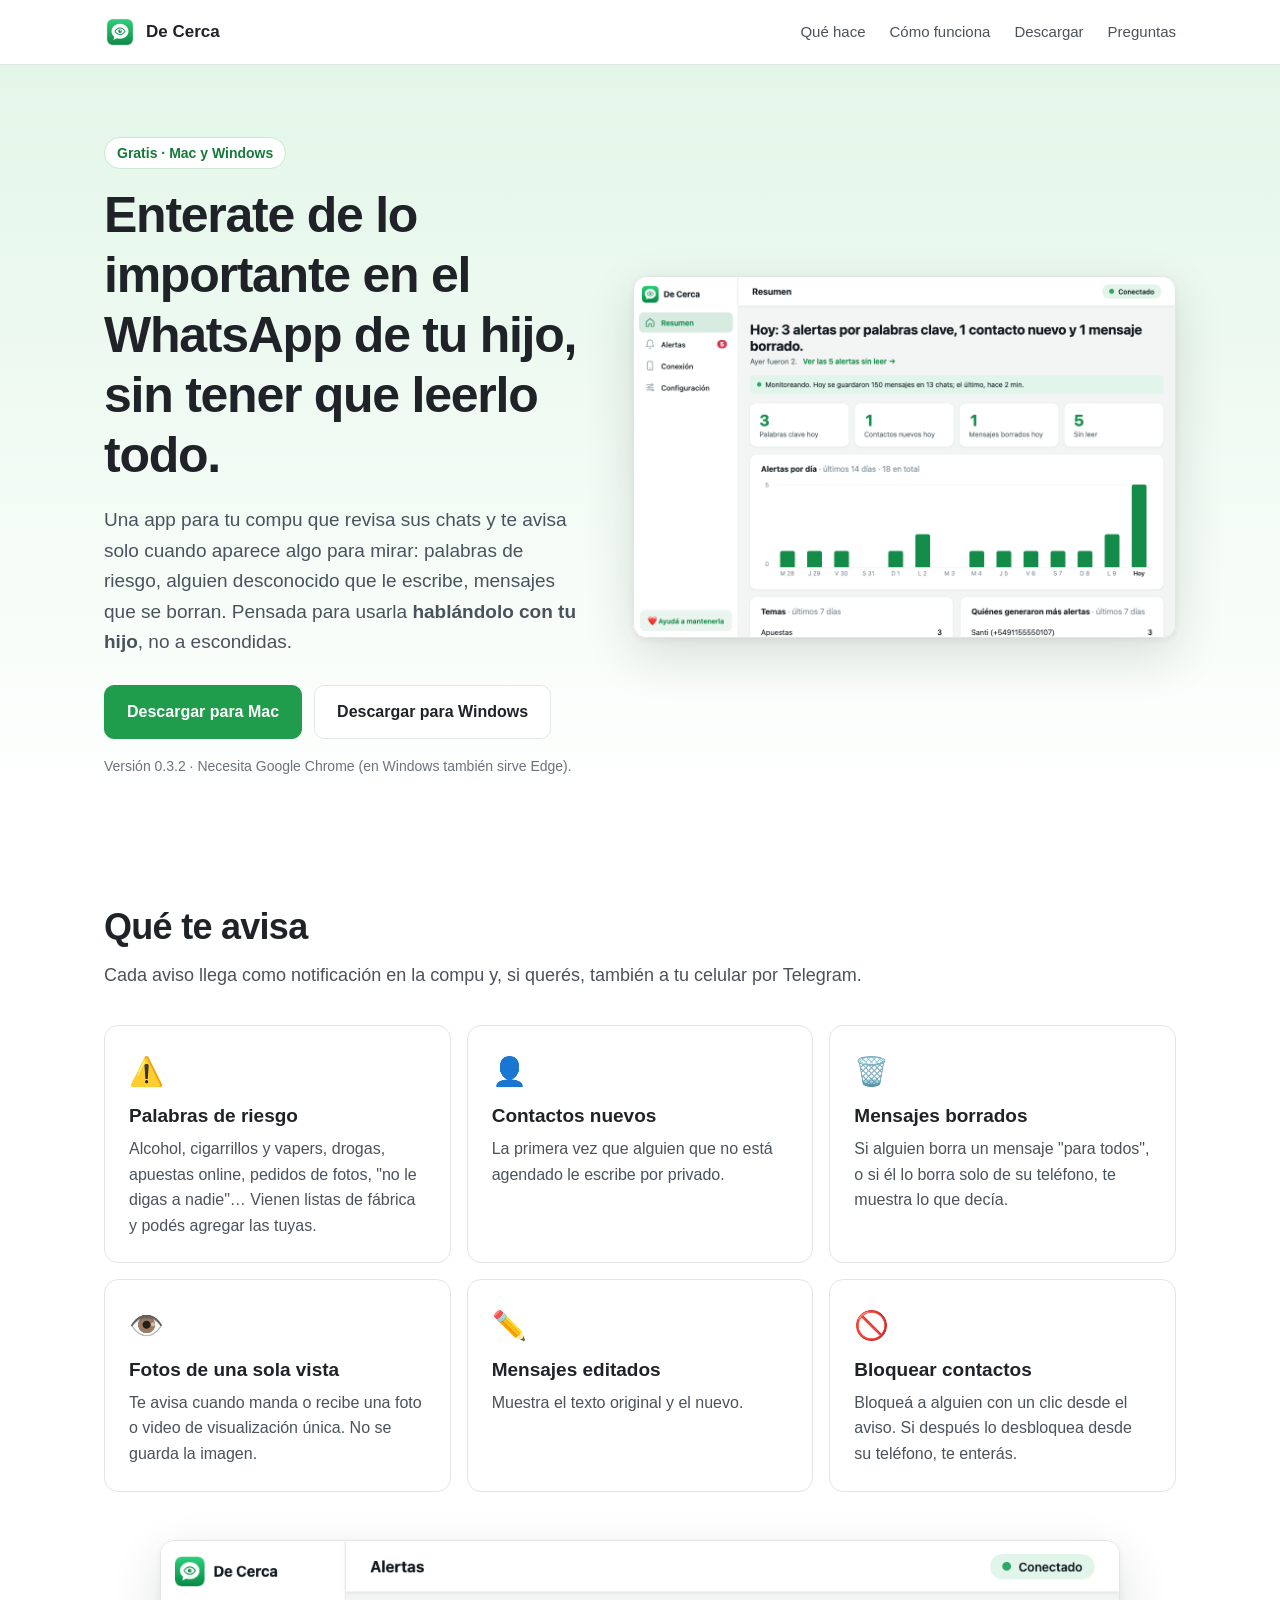
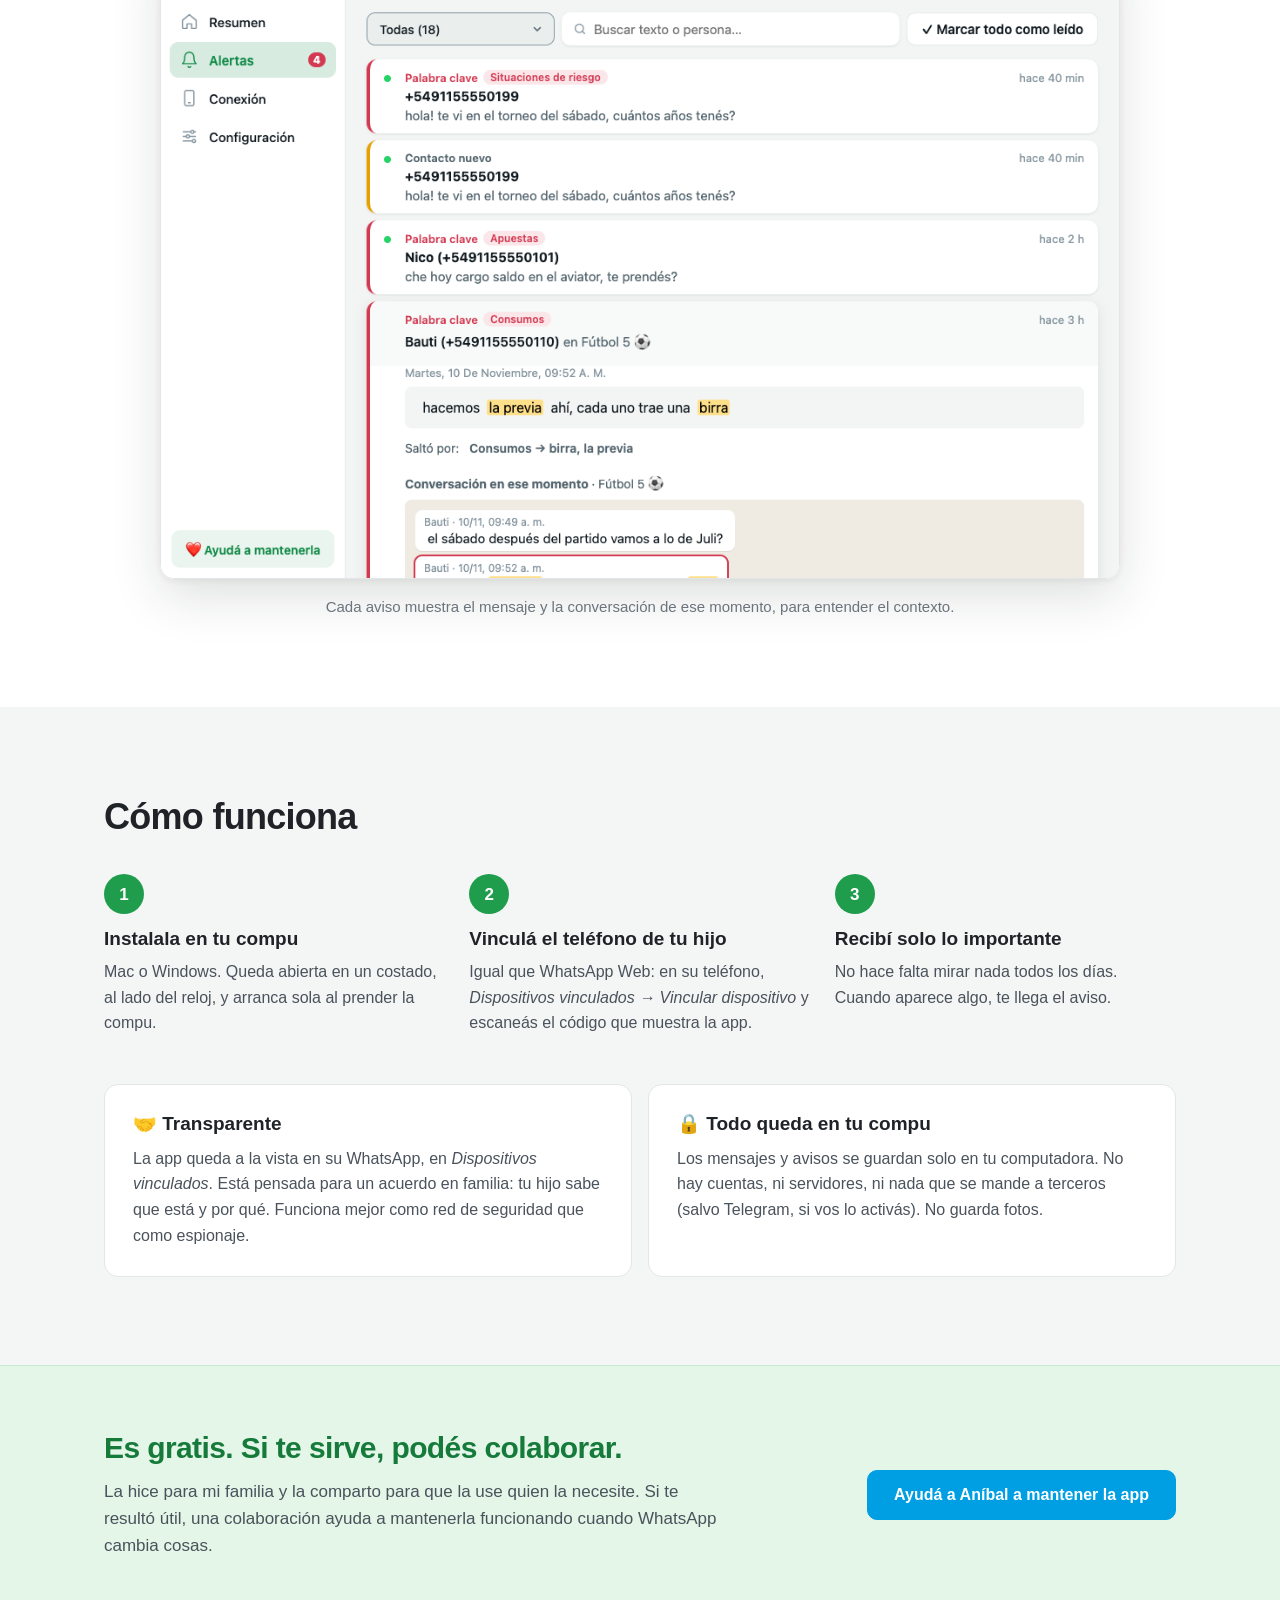
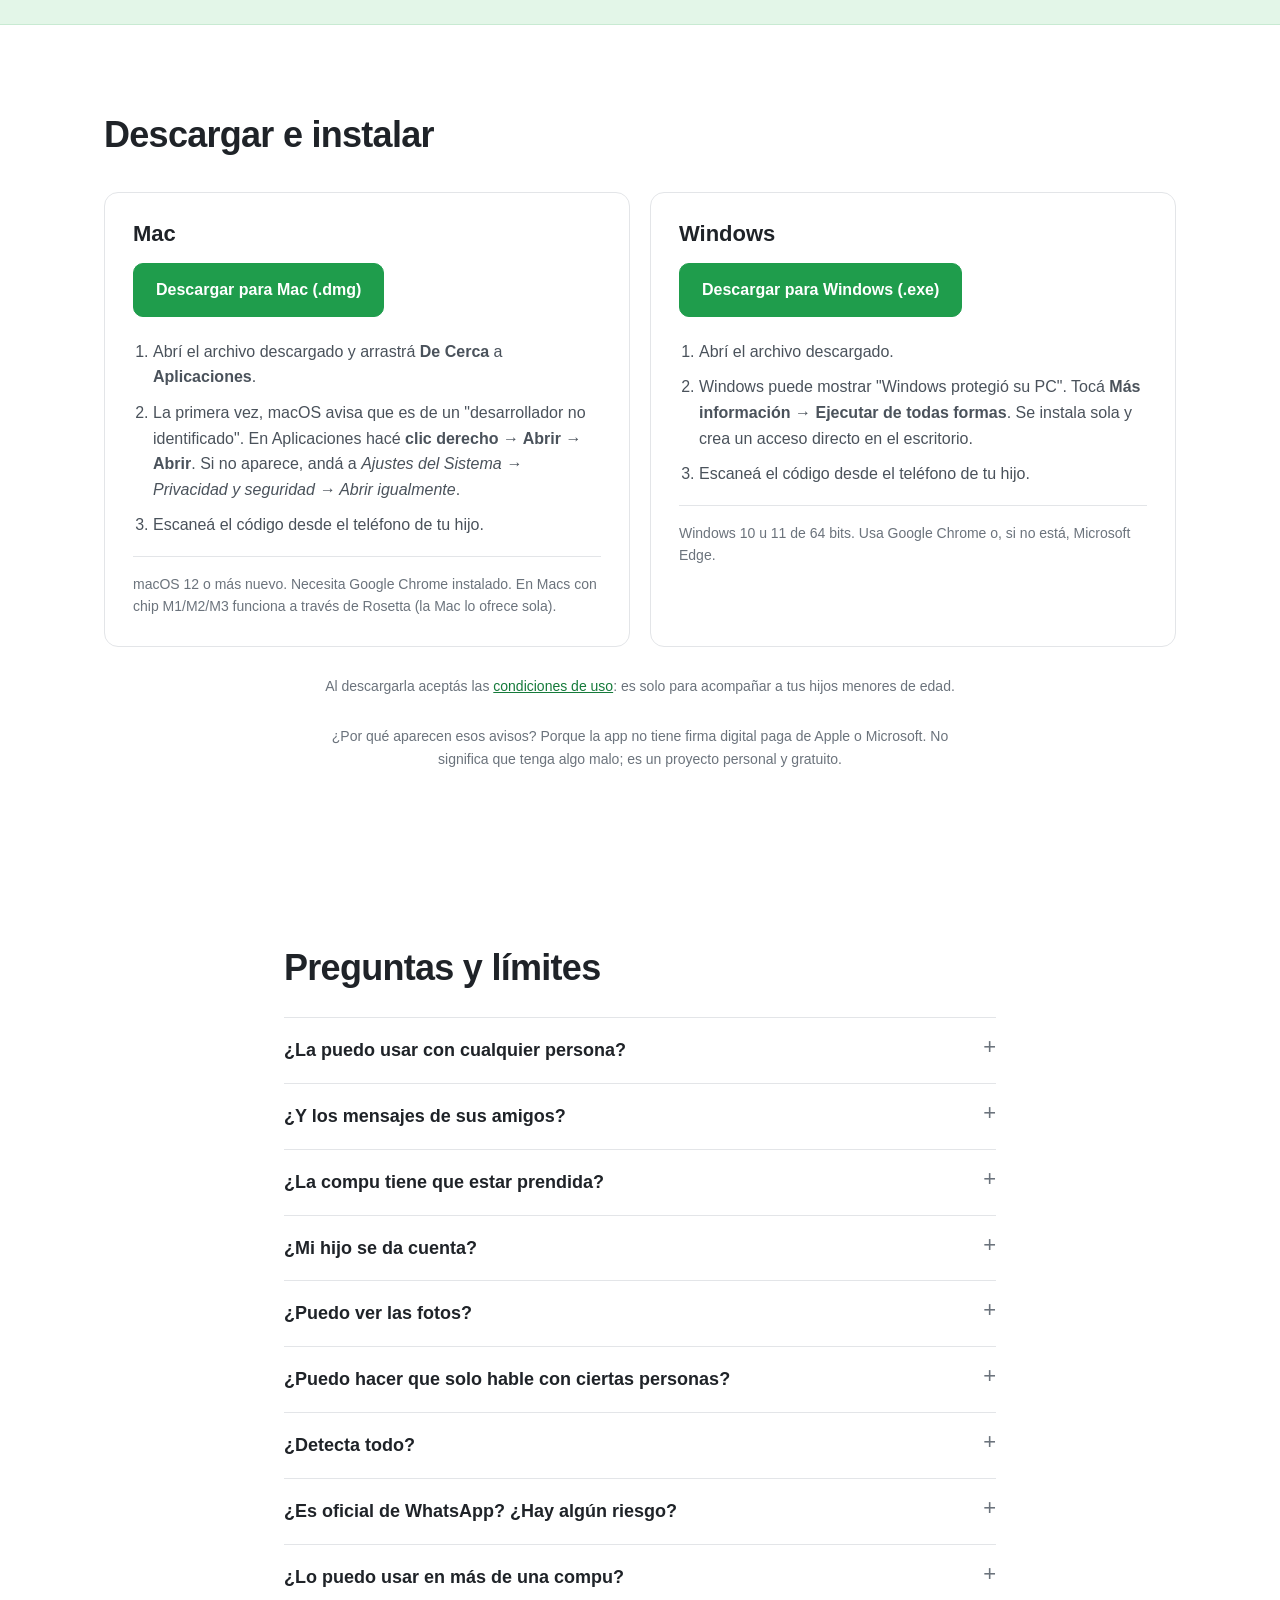
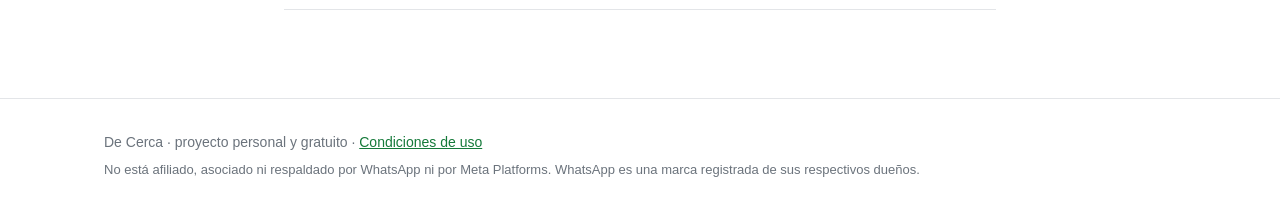
<file: index.html>
<!DOCTYPE html>
<html lang="es-AR">
<head>
  <meta charset="utf-8" />
  <meta name="viewport" content="width=device-width, initial-scale=1" />
  <title>De Cerca — enterate de lo importante en el WhatsApp de tu hijo</title>
  <meta name="description" content="App gratuita para Mac y Windows que revisa el WhatsApp de tu hijo y te avisa solo cuando aparece algo para mirar: palabras de riesgo, contactos nuevos, mensajes borrados. Todo queda en tu compu." />
  <meta property="og:title" content="De Cerca" />
  <meta property="og:description" content="Te avisa solo cuando aparece algo para mirar en el WhatsApp de tu hijo. Gratis, para Mac y Windows." />
  <meta property="og:image" content="img/captura-resumen.png" />
  <link rel="icon" href="img/icono.png" />
  <link rel="stylesheet" href="estilos.css" />
</head>
<body>
  <header class="barra">
    <div class="contenedor barra-interior">
      <a class="marca" href="#">
        <img src="img/icono.png" alt="" width="32" height="32" />
        De Cerca
      </a>
      <nav>
        <a href="#que-hace">Qué hace</a>
        <a href="#como-funciona">Cómo funciona</a>
        <a href="#descargar">Descargar</a>
        <a href="#preguntas">Preguntas</a>
      </nav>
    </div>
  </header>

  <main>
    <!-- ===== Portada ===== -->
    <section class="portada">
      <div class="contenedor portada-interior">
        <div class="portada-texto">
          <p class="etiqueta">Gratis · Mac y Windows</p>
          <h1>Enterate de lo importante en el WhatsApp de tu hijo, sin tener que leerlo todo.</h1>
          <p class="bajada">
            Una app para tu compu que revisa sus chats y te avisa solo cuando aparece algo para mirar:
            palabras de riesgo, alguien desconocido que le escribe, mensajes que se borran.
            Pensada para usarla <strong>hablándolo con tu hijo</strong>, no a escondidas.
          </p>
          <div class="botones-descarga" data-descargas>
            <a class="boton primario" data-so="mac" href="https://github.com/aniballujan/de-cerca/releases/latest/download/De-Cerca-Mac.dmg">
              Descargar para Mac
            </a>
            <a class="boton" data-so="windows" href="https://github.com/aniballujan/de-cerca/releases/latest/download/De-Cerca-Windows.exe">
              Descargar para Windows
            </a>
          </div>
          <p class="aviso-celu" hidden>
            📱 Estás en un celular: la app se instala en una <strong>computadora</strong> (Mac o Windows).
            Abrí esta página desde la compu para descargarla.
          </p>
          <p class="nota">Versión 0.3.2 · Necesita Google Chrome (en Windows también sirve Edge).</p>
        </div>
        <figure class="captura portada-captura">
          <img src="img/captura-resumen.png" alt="Pantalla de resumen de la app: alertas de hoy, actividad y gráfico de las últimas dos semanas" width="1100" height="732" />
        </figure>
      </div>
    </section>

    <!-- ===== Qué hace ===== -->
    <section id="que-hace" class="seccion">
      <div class="contenedor">
        <h2>Qué te avisa</h2>
        <p class="intro">Cada aviso llega como notificación en la compu y, si querés, también a tu celular por Telegram.</p>
        <ul class="tarjetas">
          <li>
            <span class="emoji" aria-hidden="true">⚠️</span>
            <h3>Palabras de riesgo</h3>
            <p>Alcohol, cigarrillos y vapers, drogas, apuestas online, pedidos de fotos, "no le digas a nadie"… Vienen listas de fábrica y podés agregar las tuyas.</p>
          </li>
          <li>
            <span class="emoji" aria-hidden="true">👤</span>
            <h3>Contactos nuevos</h3>
            <p>La primera vez que alguien que no está agendado le escribe por privado.</p>
          </li>
          <li>
            <span class="emoji" aria-hidden="true">🗑️</span>
            <h3>Mensajes borrados</h3>
            <p>Si alguien borra un mensaje "para todos", o si él lo borra solo de su teléfono, te muestra lo que decía.</p>
          </li>
          <li>
            <span class="emoji" aria-hidden="true">👁️</span>
            <h3>Fotos de una sola vista</h3>
            <p>Te avisa cuando manda o recibe una foto o video de visualización única. No se guarda la imagen.</p>
          </li>
          <li>
            <span class="emoji" aria-hidden="true">✏️</span>
            <h3>Mensajes editados</h3>
            <p>Muestra el texto original y el nuevo.</p>
          </li>
          <li>
            <span class="emoji" aria-hidden="true">🚫</span>
            <h3>Bloquear contactos</h3>
            <p>Bloqueá a alguien con un clic desde el aviso. Si después lo desbloquea desde su teléfono, te enterás.</p>
          </li>
        </ul>

        <figure class="captura captura-ancha">
          <img src="img/captura-alertas.png" alt="Bandeja de alertas con una alerta abierta que muestra el mensaje y la conversación alrededor" width="1100" height="732" loading="lazy" />
          <figcaption>Cada aviso muestra el mensaje y la conversación de ese momento, para entender el contexto.</figcaption>
        </figure>
      </div>
    </section>

    <!-- ===== Cómo funciona ===== -->
    <section id="como-funciona" class="seccion alterna">
      <div class="contenedor">
        <h2>Cómo funciona</h2>
        <ol class="pasos">
          <li>
            <h3>Instalala en tu compu</h3>
            <p>Mac o Windows. Queda abierta en un costado, al lado del reloj, y arranca sola al prender la compu.</p>
          </li>
          <li>
            <h3>Vinculá el teléfono de tu hijo</h3>
            <p>Igual que WhatsApp Web: en su teléfono, <em>Dispositivos vinculados → Vincular dispositivo</em> y escaneás el código que muestra la app.</p>
          </li>
          <li>
            <h3>Recibí solo lo importante</h3>
            <p>No hace falta mirar nada todos los días. Cuando aparece algo, te llega el aviso.</p>
          </li>
        </ol>

        <div class="destacados">
          <div class="destacado">
            <h3>🤝 Transparente</h3>
            <p>
              La app queda a la vista en su WhatsApp, en <em>Dispositivos vinculados</em>. Está pensada para un acuerdo
              en familia: tu hijo sabe que está y por qué. Funciona mejor como red de seguridad que como espionaje.
            </p>
          </div>
          <div class="destacado">
            <h3>🔒 Todo queda en tu compu</h3>
            <p>
              Los mensajes y avisos se guardan solo en tu computadora. No hay cuentas, ni servidores, ni nada que se
              mande a terceros (salvo Telegram, si vos lo activás). No guarda fotos.
            </p>
          </div>
        </div>
      </div>
    </section>

    <!-- ===== Donar ===== -->
    <section id="donar" class="seccion donar">
      <div class="contenedor donar-interior">
        <div>
          <h2>Es gratis. Si te sirve, podés colaborar.</h2>
          <p>
            La hice para mi familia y la comparto para que la use quien la necesite. Si te resultó útil,
            una colaboración ayuda a mantenerla funcionando cuando WhatsApp cambia cosas.
          </p>
        </div>
        <div class="donar-botones">
          <button type="button" class="boton mp" data-abrir-historia>Ayudá a Aníbal a mantener la app</button>
        </div>
      </div>
    </section>

    <dialog id="historia" class="historia" aria-labelledby="historia-titulo">
      <button type="button" class="cerrar" data-cerrar-historia aria-label="Cerrar">×</button>
      <p class="gracias" data-gracias hidden>⬇️ ¡Gracias por descargarla! La descarga sigue en tu navegador.</p>
      <div class="fotos"><img src="img/familia.jpg" alt="Aníbal con su familia" width="900" height="1200" loading="lazy"></div>
      <h2 id="historia-titulo">Hola, soy Aníbal</h2>
      <p>Soy desarrollador y papá de cuatro.</p>
      <p>
        Cuando nuestro hijo más grande cumplió 13 años, le dimos su primer celular: sin redes sociales, pero con
        WhatsApp. Conocíamos los peligros, o eso creíamos. Lo que no imaginábamos era lo difícil que iba a ser
        acompañarlo en un mundo donde todos están conectados todo el tiempo.
      </p>
      <p>
        Pusimos una regla clara: él iba a tener su celular, y nosotros íbamos a tener acceso total a sus
        conversaciones. Enseguida nos dimos cuenta de que era imposible leerlo todo, y de que si borraba algo,
        nunca nos íbamos a enterar.
      </p>
      <p>
        Así que hice lo que sé hacer: automatizar. Armé esta aplicación para que revise por mí todo lo que
        me preocupaba, sin tener que leer miles de mensajes ni invadir innecesariamente su vida social.
      </p>
      <p>
        En casa nos resultó efectiva y práctica. Nos ayudó a detectar de inmediato esas conversaciones que
        sugieren un peligro para ellos, para poder charlarlo y mirar más de cerca.
      </p>
      <p class="lema">
        La idea es proteger sin perseguir, acompañar sin invadir, estar presentes sin espiar.
      </p>
      <p>
        Queremos ayudar a muchísimas familias que estén pasando por lo mismo. Por eso esta app es gratuita:
        usala, compartila… y si te sirve, ¡ayudanos a mantenerla activa y actualizada!
      </p>
      <p class="firma">Aníbal Lujan</p>

      <div class="aporte">
        <h3>¿Me ayudás a mantenerla?</h3>
        <p>Tocá un monto y seguí en Mercado Pago, con el importe ya cargado.</p>
        <div class="montos">
          <a class="boton" href="https://mpago.la/2T8RrxN" target="_blank" rel="noopener">$2.000</a>
          <a class="boton" href="https://mpago.la/1ksMjAP" target="_blank" rel="noopener">$5.000</a>
          <a class="boton" href="https://mpago.la/1oxRG8v" target="_blank" rel="noopener">$10.000</a>
          <a class="boton" href="https://link.mercadopago.com.ar/monitorw" target="_blank" rel="noopener">Otro monto</a>
        </div>
        <p class="nota">En “Otro monto” escribís el importe que quieras en Mercado Pago.</p>
      </div>
    </dialog>

    <!-- ===== Descargar ===== -->
    <section id="descargar" class="seccion">
      <div class="contenedor">
        <h2>Descargar e instalar</h2>
        <div class="instalar">
          <article class="so" data-so-tarjeta="mac">
            <h3>Mac</h3>
            <a class="boton primario" href="https://github.com/aniballujan/de-cerca/releases/latest/download/De-Cerca-Mac.dmg">Descargar para Mac (.dmg)</a>
            <ol>
              <li>Abrí el archivo descargado y arrastrá <strong>De Cerca</strong> a <strong>Aplicaciones</strong>.</li>
              <li>
                La primera vez, macOS avisa que es de un "desarrollador no identificado". En Aplicaciones hacé
                <strong>clic derecho → Abrir → Abrir</strong>. Si no aparece, andá a
                <em>Ajustes del Sistema → Privacidad y seguridad → Abrir igualmente</em>.
              </li>
              <li>Escaneá el código desde el teléfono de tu hijo.</li>
            </ol>
            <p class="requisitos">macOS 12 o más nuevo. Necesita Google Chrome instalado. En Macs con chip M1/M2/M3 funciona a través de Rosetta (la Mac lo ofrece sola).</p>
          </article>
          <article class="so" data-so-tarjeta="windows">
            <h3>Windows</h3>
            <a class="boton primario" href="https://github.com/aniballujan/de-cerca/releases/latest/download/De-Cerca-Windows.exe">Descargar para Windows (.exe)</a>
            <ol>
              <li>Abrí el archivo descargado.</li>
              <li>
                Windows puede mostrar "Windows protegió su PC". Tocá <strong>Más información → Ejecutar de todas formas</strong>.
                Se instala sola y crea un acceso directo en el escritorio.
              </li>
              <li>Escaneá el código desde el teléfono de tu hijo.</li>
            </ol>
            <p class="requisitos">Windows 10 u 11 de 64 bits. Usa Google Chrome o, si no está, Microsoft Edge.</p>
          </article>
        </div>
        <p class="nota centrada">
          Al descargarla aceptás las <a href="condiciones.html">condiciones de uso</a>: es solo para acompañar a tus hijos menores de edad.
        </p>
        <p class="nota centrada">
          ¿Por qué aparecen esos avisos? Porque la app no tiene firma digital paga de Apple o Microsoft.
          No significa que tenga algo malo; es un proyecto personal y gratuito.
        </p>
      </div>
    </section>

    <!-- ===== Preguntas ===== -->
    <section id="preguntas" class="seccion">
      <div class="contenedor angosto">
        <h2>Preguntas y límites</h2>
        <details>
          <summary>¿La puedo usar con cualquier persona?</summary>
          <p>No. Es solo para madres, padres o tutores que acompañan a sus <strong>hijos menores de edad</strong>. Usarla para leer las conversaciones de un adulto (una pareja, por ejemplo) no está permitido y puede ser un delito. Más detalles en las <a href="condiciones.html">condiciones de uso</a>.</p>
        </details>
        <details>
          <summary>¿Y los mensajes de sus amigos?</summary>
          <p>La app registra las conversaciones de tu hijo, así que también ve lo que le escriben otros chicos. Esa información queda solo en tu compu y nadie más la ve. Te pedimos usarla únicamente para cuidar a tu hijo: no compartirla ni exponer a otros chicos. Si algo te preocupa de otro chico, lo mejor es hablarlo con su familia o con la escuela.</p>
        </details>
        <details>
          <summary>¿La compu tiene que estar prendida?</summary>
          <p>Sí. La app captura los mensajes mientras está abierta. Si la compu está apagada cuando llega un mensaje y él lo borra enseguida, no queda registrado. Mientras corre, evita que la compu se duerma (la pantalla sí se apaga).</p>
        </details>
        <details>
          <summary>¿Mi hijo se da cuenta?</summary>
          <p>Sí, si mira: la compu aparece en <em>Dispositivos vinculados</em> de su WhatsApp. Por eso la recomendación es contárselo. Puede desvincularla desde su teléfono; en ese caso la app te avisa que se desconectó.</p>
        </details>
        <details>
          <summary>¿Puedo ver las fotos?</summary>
          <p>No. La app guarda texto, no imágenes: guardar fotos de menores en una compu es un riesgo que preferimos no correr. De las fotos y videos queda registrado que existieron, con quién y cuándo.</p>
        </details>
        <details>
          <summary>¿Puedo hacer que solo hable con ciertas personas?</summary>
          <p>No. WhatsApp no tiene esa función. Lo que sí podés hacer es bloquear contactos puntuales desde la app y, en su teléfono, configurar <em>Ajustes → Privacidad → Grupos → Mis contactos</em> para que no lo agreguen a grupos desconocidos.</p>
        </details>
        <details>
          <summary>¿Detecta todo?</summary>
          <p>No. El filtro de palabras tiene falsos positivos y se le escapan cosas (códigos, emojis, audios, fotos). Es una red de seguridad, no una garantía, y no reemplaza la charla.</p>
        </details>
        <details>
          <summary>¿Es oficial de WhatsApp? ¿Hay algún riesgo?</summary>
          <p>No es un producto de WhatsApp ni de Meta. Funciona a través de WhatsApp Web, lo que va en contra de sus términos de uso. En uso personal el riesgo de que suspendan la cuenta es bajo, pero existe. Si WhatsApp cambia algo, la app puede dejar de andar hasta que se actualice.</p>
        </details>
        <details>
          <summary>¿Lo puedo usar en más de una compu?</summary>
          <p>Sí. WhatsApp permite hasta 4 dispositivos vinculados. Cada compu tiene sus propios avisos y su configuración.</p>
        </details>
      </div>
    </section>

    <!-- Contador de descargas: se completa con los números de GitHub (donde ya está alojada la página). -->
    <section class="sumate" data-contador hidden>
      <div class="contenedor">
        <p>Sumate a las <strong data-cantidad></strong> familias que ya descargaron De Cerca</p>
        <a class="boton primario" href="#descargar">Descargar gratis</a>
      </div>
    </section>
  </main>

  <footer class="pie">
    <div class="contenedor">
      <p>De Cerca · proyecto personal y gratuito · <a href="condiciones.html">Condiciones de uso</a></p>
      <p class="legal">No está afiliado, asociado ni respaldado por WhatsApp ni por Meta Platforms. WhatsApp es una marca registrada de sus respectivos dueños.</p>
    </div>
  </footer>

  <script>
    // Contador de descargas: suma los instaladores (.dmg y .exe) de todas las versiones.
    // No cuenta las consultas de actualización (latest.yml, .blockmap). Si falla o hay menos de MINIMO, no se muestra.
    (function () {
      var MINIMO = 50; // con menos descargas la franja no se muestra
      // Suma el repositorio actual y el anterior (antes la página se llamaba monitor-whatsapp-descargas).
      var repos = ["de-cerca", "monitor-whatsapp-descargas"];
      Promise.all(repos.map(function (repo) {
        return fetch("https://api.github.com/repos/aniballujan/" + repo + "/releases?per_page=100")
          .then(function (r) { return r.ok ? r.json() : []; })
          .catch(function () { return []; });
      }))
        .then(function (listas) {
          var total = 0;
          [].concat.apply([], listas).forEach(function (v) {
            v.assets.forEach(function (a) {
              if (/\.(dmg|exe)$/.test(a.name)) total += a.download_count;
            });
          });
          if (total < MINIMO) return;
          document.querySelector("[data-cantidad]").textContent = total.toLocaleString("es-AR");
          document.querySelector("[data-contador]").hidden = false;
        })
        .catch(function () {});
    })();

    // Ventana "Quién la hizo y por qué".
    (function () {
      var dialogo = document.getElementById("historia");
      var gracias = dialogo.querySelector("[data-gracias]");
      document.querySelector("[data-abrir-historia]").addEventListener("click", function () {
        gracias.hidden = true;
        dialogo.showModal();
      });

      // Al apretar "Descargar", la descarga arranca y a los 2 segundos se abre la ventana (una vez por visita).
      // La página no puede saber cuándo termina la descarga: eso lo maneja el navegador.
      var yaMostrada = false;
      document.querySelectorAll('a[href*="/releases/latest/download/"]').forEach(function (a) {
        a.addEventListener("click", function () {
          if (yaMostrada) return;
          yaMostrada = true;
          setTimeout(function () {
            if (dialogo.open) return;
            gracias.hidden = false;
            dialogo.scrollTop = 0;
            dialogo.showModal();
          }, 2000);
        });
      });
      dialogo.querySelector("[data-cerrar-historia]").addEventListener("click", function () { dialogo.close(); });
      // Clic fuera del recuadro: cierra.
      dialogo.addEventListener("click", function (e) { if (e.target === dialogo) dialogo.close(); });
    })();

    // Destaca la descarga del sistema del visitante y avisa si entra desde un celular.
    (function () {
      var ua = navigator.userAgent;
      var celu = /Android|iPhone|iPad|iPod|Mobile/i.test(ua);
      var so = /Windows/i.test(ua) ? "windows" : /Mac/i.test(ua) && !celu ? "mac" : null;
      if (celu) document.querySelector(".aviso-celu").hidden = false;
      if (!so) return;
      var botones = document.querySelector("[data-descargas]");
      botones.querySelectorAll("[data-so]").forEach(function (b) {
        var propio = b.getAttribute("data-so") === so;
        b.classList.toggle("primario", propio);
        if (propio) botones.prepend(b);
      });
      var tarjetas = document.querySelector(".instalar");
      var propia = tarjetas.querySelector('[data-so-tarjeta="' + so + '"]');
      if (propia) tarjetas.prepend(propia);
    })();
  </script>
</body>
</html>
</file>
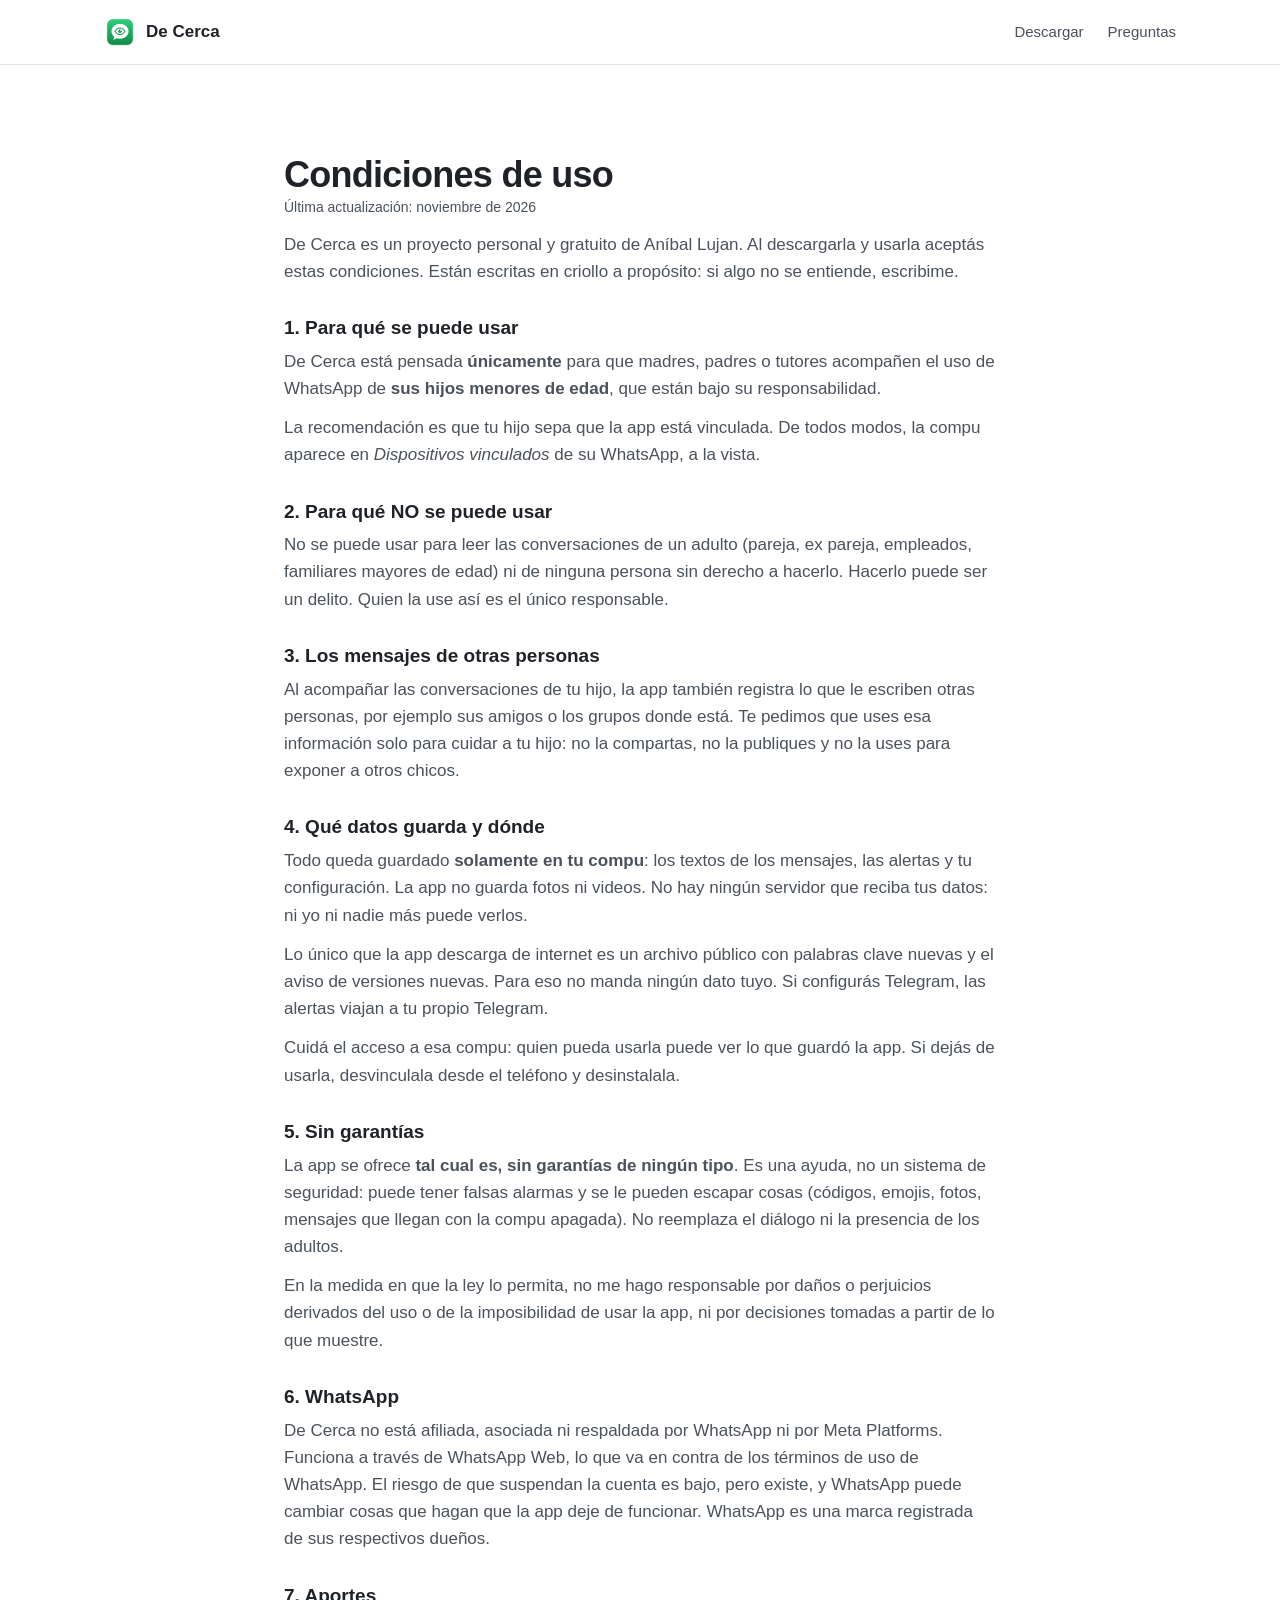
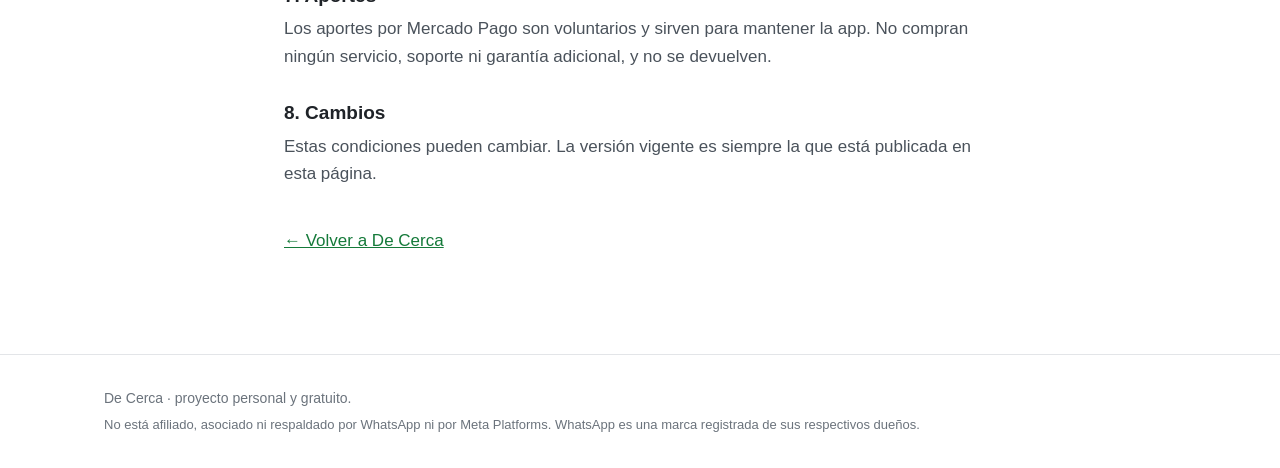
<file: condiciones.html>
<!DOCTYPE html>
<html lang="es-AR">
<head>
  <meta charset="utf-8" />
  <meta name="viewport" content="width=device-width, initial-scale=1" />
  <title>Condiciones de uso — De Cerca</title>
  <meta name="description" content="Condiciones de uso de De Cerca: para qué se puede usar, qué datos guarda y qué no garantiza." />
  <link rel="icon" href="img/icono.png" />
  <link rel="stylesheet" href="estilos.css" />
</head>
<body>
  <header class="barra">
    <div class="contenedor barra-interior">
      <a class="marca" href="./">
        <img src="img/icono.png" alt="" width="32" height="32" />
        De Cerca
      </a>
      <nav>
        <a href="./#descargar">Descargar</a>
        <a href="./#preguntas">Preguntas</a>
      </nav>
    </div>
  </header>

  <main>
    <section class="seccion condiciones">
      <div class="contenedor angosto">
        <h2>Condiciones de uso</h2>
        <p class="nota">Última actualización: noviembre de 2026</p>

        <p>
          De Cerca es un proyecto personal y gratuito de Aníbal Lujan. Al descargarla y usarla aceptás estas
          condiciones. Están escritas en criollo a propósito: si algo no se entiende, escribime.
        </p>

        <h3>1. Para qué se puede usar</h3>
        <p>
          De Cerca está pensada <strong>únicamente</strong> para que madres, padres o tutores acompañen el uso de
          WhatsApp de <strong>sus hijos menores de edad</strong>, que están bajo su responsabilidad.
        </p>
        <p>
          La recomendación es que tu hijo sepa que la app está vinculada. De todos modos, la compu aparece en
          <em>Dispositivos vinculados</em> de su WhatsApp, a la vista.
        </p>

        <h3>2. Para qué NO se puede usar</h3>
        <p>
          No se puede usar para leer las conversaciones de un adulto (pareja, ex pareja, empleados, familiares
          mayores de edad) ni de ninguna persona sin derecho a hacerlo. Hacerlo puede ser un delito. Quien la use
          así es el único responsable.
        </p>

        <h3>3. Los mensajes de otras personas</h3>
        <p>
          Al acompañar las conversaciones de tu hijo, la app también registra lo que le escriben otras personas,
          por ejemplo sus amigos o los grupos donde está. Te pedimos que uses esa información solo para cuidar a
          tu hijo: no la compartas, no la publiques y no la uses para exponer a otros chicos.
        </p>

        <h3>4. Qué datos guarda y dónde</h3>
        <p>
          Todo queda guardado <strong>solamente en tu compu</strong>: los textos de los mensajes, las alertas y tu
          configuración. La app no guarda fotos ni videos. No hay ningún servidor que reciba tus datos: ni yo ni
          nadie más puede verlos.
        </p>
        <p>
          Lo único que la app descarga de internet es un archivo público con palabras clave nuevas y el aviso de
          versiones nuevas. Para eso no manda ningún dato tuyo. Si configurás Telegram, las alertas viajan a tu
          propio Telegram.
        </p>
        <p>
          Cuidá el acceso a esa compu: quien pueda usarla puede ver lo que guardó la app. Si dejás de usarla,
          desvinculala desde el teléfono y desinstalala.
        </p>

        <h3>5. Sin garantías</h3>
        <p>
          La app se ofrece <strong>tal cual es, sin garantías de ningún tipo</strong>. Es una ayuda, no un sistema
          de seguridad: puede tener falsas alarmas y se le pueden escapar cosas (códigos, emojis, fotos, mensajes
          que llegan con la compu apagada). No reemplaza el diálogo ni la presencia de los adultos.
        </p>
        <p>
          En la medida en que la ley lo permita, no me hago responsable por daños o perjuicios derivados del uso
          o de la imposibilidad de usar la app, ni por decisiones tomadas a partir de lo que muestre.
        </p>

        <h3>6. WhatsApp</h3>
        <p>
          De Cerca no está afiliada, asociada ni respaldada por WhatsApp ni por Meta Platforms. Funciona a través
          de WhatsApp Web, lo que va en contra de los términos de uso de WhatsApp. El riesgo de que suspendan la
          cuenta es bajo, pero existe, y WhatsApp puede cambiar cosas que hagan que la app deje de funcionar.
          WhatsApp es una marca registrada de sus respectivos dueños.
        </p>

        <h3>7. Aportes</h3>
        <p>
          Los aportes por Mercado Pago son voluntarios y sirven para mantener la app. No compran ningún servicio,
          soporte ni garantía adicional, y no se devuelven.
        </p>

        <h3>8. Cambios</h3>
        <p>
          Estas condiciones pueden cambiar. La versión vigente es siempre la que está publicada en esta página.
        </p>

        <p class="volver"><a href="./">← Volver a De Cerca</a></p>
      </div>
    </section>
  </main>

  <footer class="pie">
    <div class="contenedor">
      <p>De Cerca · proyecto personal y gratuito.</p>
      <p class="legal">No está afiliado, asociado ni respaldado por WhatsApp ni por Meta Platforms. WhatsApp es una marca registrada de sus respectivos dueños.</p>
    </div>
  </footer>
</body>
</html>
</file>
<file: estilos.css>
:root {
  --fondo: #ffffff;
  --fondo-2: #f4f6f5;
  --texto: #1f2328;
  --texto-2: #4a525b;
  --texto-3: #6b737c;
  --borde: #e3e5e8;
  --verde: #1f9d4c;
  --verde-oscuro: #157a3a;
  --verde-suave: #e3f6e8;
  --mp: #009ee3;
  --radio: 14px;
  --sombra: 0 18px 50px rgba(20, 40, 30, 0.14), 0 2px 6px rgba(20, 40, 30, 0.06);
}

* { box-sizing: border-box; }
html { scroll-behavior: smooth; }
body {
  margin: 0;
  font: 17px/1.6 -apple-system, BlinkMacSystemFont, "Segoe UI", Roboto, "Helvetica Neue", Arial, sans-serif;
  color: var(--texto);
  background: var(--fondo);
  -webkit-font-smoothing: antialiased;
}
img { max-width: 100%; height: auto; display: block; }
a { color: var(--verde-oscuro); }
h1, h2, h3 { line-height: 1.2; margin: 0; }
h2 { font-size: clamp(26px, 3.4vw, 36px); letter-spacing: -0.02em; }
h3 { font-size: 19px; }

.contenedor { max-width: 1120px; margin: 0 auto; padding: 0 24px; }
.angosto { max-width: 760px; }

/* Barra superior */
.barra {
  position: sticky; top: 0; z-index: 10;
  background: rgba(255, 255, 255, 0.9); backdrop-filter: blur(10px);
  border-bottom: 1px solid var(--borde);
}
.barra-interior { display: flex; align-items: center; justify-content: space-between; height: 64px; }
.marca { display: flex; align-items: center; gap: 10px; font-weight: 700; color: var(--texto); text-decoration: none; }
.marca img { border-radius: 8px; }
.barra nav { display: flex; gap: 24px; }
.barra nav a { color: var(--texto-2); text-decoration: none; font-size: 15px; font-weight: 500; }
.barra nav a:hover { color: var(--texto); }

/* Botones */
.boton {
  display: inline-flex; align-items: center; justify-content: center; gap: 8px;
  padding: 13px 22px; border-radius: 10px; font-weight: 600; font-size: 16px;
  text-decoration: none; color: var(--texto); background: #fff;
  border: 1px solid var(--borde); transition: transform 0.1s, box-shadow 0.15s, background 0.15s;
}
.boton:hover { box-shadow: 0 4px 14px rgba(0, 0, 0, 0.08); transform: translateY(-1px); }
.boton.primario { background: var(--verde); border-color: var(--verde); color: #fff; }
.boton.primario:hover { background: var(--verde-oscuro); }
.boton:focus-visible, summary:focus-visible { outline: 3px solid #1a73e8; outline-offset: 2px; }

/* Portada */
.portada { background: linear-gradient(180deg, var(--verde-suave) 0%, #fff 100%); padding: 72px 0 40px; overflow: hidden; }
.portada-interior { display: grid; grid-template-columns: 1fr 1.15fr; gap: 56px; align-items: center; }
.etiqueta {
  display: inline-block; margin: 0 0 16px; padding: 4px 12px; border-radius: 999px;
  background: #fff; color: var(--verde-oscuro); font-weight: 600; font-size: 14px; border: 1px solid #c8ead2;
}
h1 { font-size: clamp(32px, 4.4vw, 50px); letter-spacing: -0.025em; }
.bajada { font-size: 19px; color: var(--texto-2); margin: 20px 0 28px; }
.botones-descarga { display: flex; flex-wrap: wrap; gap: 12px; }
.aviso-celu { margin: 16px 0 0; padding: 12px 16px; border-radius: 10px; background: #fff4d6; font-size: 15px; }
.nota { color: var(--texto-3); font-size: 14px; margin: 16px 0 0; }
.centrada { text-align: center; max-width: 640px; margin: 28px auto 0; }

.captura img { border-radius: var(--radio); box-shadow: var(--sombra); border: 1px solid var(--borde); }
.portada-captura { margin: 0; }
.captura-ancha { margin: 48px auto 0; max-width: 960px; }
.captura figcaption { text-align: center; color: var(--texto-3); font-size: 15px; margin-top: 16px; }

/* Secciones */
.seccion { padding: 88px 0; }
.seccion.alterna { background: var(--fondo-2); }
.intro { color: var(--texto-2); margin: 12px 0 0; font-size: 18px; }

.tarjetas {
  list-style: none; padding: 0; margin: 36px 0 0;
  display: grid; grid-template-columns: repeat(3, 1fr); gap: 16px;
}
.tarjetas li { padding: 24px; border: 1px solid var(--borde); border-radius: var(--radio); background: #fff; }
.tarjetas .emoji { font-size: 28px; display: block; margin-bottom: 10px; }
.tarjetas p { color: var(--texto-2); margin: 8px 0 0; font-size: 16px; }

.pasos {
  list-style: none; counter-reset: paso; padding: 0; margin: 36px 0 0;
  display: grid; grid-template-columns: repeat(3, 1fr); gap: 24px;
}
.pasos li { counter-increment: paso; }
.pasos li::before {
  content: counter(paso); display: grid; place-items: center;
  width: 40px; height: 40px; border-radius: 50%; margin-bottom: 14px;
  background: var(--verde); color: #fff; font-weight: 700;
}
.pasos p { color: var(--texto-2); margin: 8px 0 0; font-size: 16px; }

.destacados { display: grid; grid-template-columns: 1fr 1fr; gap: 16px; margin-top: 48px; }
.destacado { background: #fff; border-radius: var(--radio); padding: 28px; border: 1px solid var(--borde); }
.destacado p { color: var(--texto-2); margin: 10px 0 0; font-size: 16px; }

/* Instalar */
.instalar { display: grid; grid-template-columns: 1fr 1fr; gap: 20px; margin-top: 36px; }
.so { border: 1px solid var(--borde); border-radius: var(--radio); padding: 28px; }
.so h3 { font-size: 22px; margin-bottom: 16px; }
.so ol { padding-left: 20px; margin: 22px 0 0; color: var(--texto-2); font-size: 16px; }
.so li + li { margin-top: 10px; }
.requisitos { font-size: 14px; color: var(--texto-3); margin: 18px 0 0; padding-top: 16px; border-top: 1px solid var(--borde); }

/* Donar */
.donar { background: var(--verde-suave); padding: 64px 0; border-top: 1px solid #c8ead2; border-bottom: 1px solid #c8ead2; }
.donar-interior { display: flex; align-items: center; justify-content: space-between; gap: 40px; }
.donar h2 { font-size: clamp(24px, 3vw, 30px); }
.donar h2 { color: var(--verde-oscuro); }
.donar p { color: var(--texto-2); margin: 12px 0 0; max-width: 620px; }
.boton.mp { background: var(--mp); border-color: var(--mp); color: #fff; flex-shrink: 0; padding: 15px 26px; }
.boton.mp:hover { background: #0089c7; }

.donar-botones { display: flex; flex-direction: column; gap: 10px; flex-shrink: 0; }
.donar-botones .boton { cursor: pointer; font-family: inherit; }

/* Historia */
.historia {
  width: min(640px, calc(100% - 32px)); max-height: calc(100% - 48px);
  border: 0; border-radius: 18px; padding: 40px; box-shadow: var(--sombra); color: var(--texto);
}
.historia::backdrop { background: rgba(20, 30, 25, 0.55); backdrop-filter: blur(3px); }
.historia h2 { font-size: 28px; color: var(--verde-oscuro); margin-bottom: 8px; }
.historia p { color: var(--texto-2); margin: 14px 0 0; }
.historia .lema { color: var(--verde-oscuro); font-weight: 600; font-style: italic; border-left: 3px solid var(--verde); padding-left: 14px; }
.historia .firma { color: var(--texto); font-weight: 600; margin-top: 24px; }
.historia .cerrar {
  position: absolute; top: 14px; right: 14px; width: 36px; height: 36px; border-radius: 50%;
  border: 0; background: var(--fondo-2); font-size: 22px; line-height: 1; cursor: pointer; color: var(--texto-2);
}
.historia .cerrar:hover { background: var(--borde); }
.historia .gracias {
  margin: 0 40px 18px 0; padding: 10px 14px; border-radius: 10px;
  background: var(--verde-suave); color: var(--verde-oscuro); font-weight: 600; font-size: 15px;
}
.fotos { display: grid; grid-template-columns: repeat(auto-fit, minmax(160px, 1fr)); gap: 10px; margin-bottom: 24px; }
.fotos:empty { display: none; }
.fotos img { width: 100%; aspect-ratio: 4 / 3; object-fit: cover; object-position: 50% 68%; border-radius: 12px; }

.aporte { margin-top: 28px; padding-top: 24px; border-top: 1px solid var(--borde); }
.aporte h3 { font-size: 21px; color: var(--verde-oscuro); }
.aporte > p { margin-top: 6px; }
.montos { margin: 18px 0 0; display: grid; grid-template-columns: repeat(4, 1fr); gap: 10px; }
.montos .boton { background: var(--mp); border-color: var(--mp); color: #fff; padding: 14px 6px; }
.montos .boton:hover { background: #0089c7; }
.aporte .nota { text-align: center; }
.oculto { position: absolute; width: 1px; height: 1px; overflow: hidden; clip: rect(0 0 0 0); }

/* Preguntas */
details { border-bottom: 1px solid var(--borde); padding: 18px 0; }
details:first-of-type { margin-top: 28px; border-top: 1px solid var(--borde); }
summary { cursor: pointer; font-weight: 600; font-size: 18px; list-style: none; display: flex; justify-content: space-between; gap: 16px; }
summary::-webkit-details-marker { display: none; }
summary::after { content: "+"; color: var(--texto-3); font-weight: 400; font-size: 22px; line-height: 1; }
details[open] summary::after { content: "−"; }
details p { color: var(--texto-2); margin: 12px 0 0; font-size: 16px; }

/* Pie */
.pie { border-top: 1px solid var(--borde); padding: 32px 0; color: var(--texto-3); font-size: 14px; }
.pie p { margin: 0; }
.pie .legal { margin-top: 6px; font-size: 13px; }

/* Celulares y tablets */
@media (max-width: 900px) {
  .portada-interior { grid-template-columns: 1fr; gap: 40px; }
  .tarjetas { grid-template-columns: 1fr 1fr; }
  .pasos, .destacados, .instalar { grid-template-columns: 1fr; }
  .donar-interior { flex-direction: column; align-items: flex-start; }
  .donar-botones { width: 100%; }
  .historia { padding: 28px 22px; }
  .montos { grid-template-columns: 1fr 1fr; }
  .barra nav { display: none; }
}
@media (max-width: 560px) {
  .tarjetas { grid-template-columns: 1fr; }
  .seccion { padding: 64px 0; }
  .portada { padding-top: 48px; }
  .boton { width: 100%; }
}

/* Contador de descargas, al final de la página */
.sumate { padding: 56px 0; background: var(--verde-suave); text-align: center; }
.sumate p { margin: 0 0 20px; font-size: clamp(20px, 2.6vw, 26px); font-weight: 600; letter-spacing: -0.01em; }
.sumate strong { color: var(--verde-oscuro); font-size: 1.25em; }

/* Condiciones de uso */
.condiciones h3 { margin: 32px 0 8px; }
.condiciones p { color: var(--texto-2); margin: 0 0 12px; }
.condiciones .volver { margin-top: 40px; }
</file>
